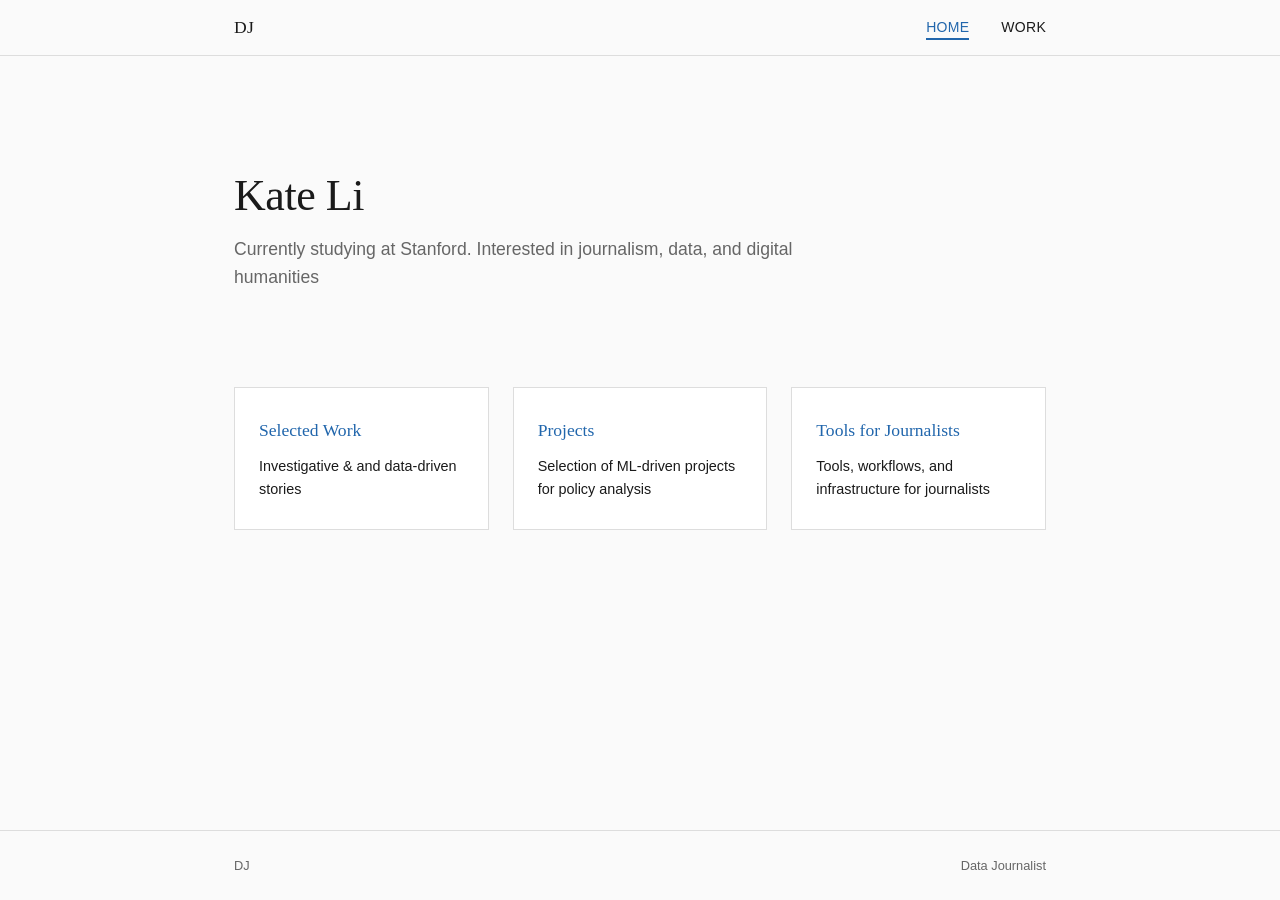
<file: docs/index.html>
<!DOCTYPE html>
<html lang="en">
<head>
  <meta charset="UTF-8">
  <meta name="viewport" content="width=device-width, initial-scale=1.0">
  <title>DJ — Data Journalist</title>
  <link rel="stylesheet" href="css/style.css">
</head>
<body>

  <!-- Navigation -->
  <nav>
    <div class="nav-inner">
      <a class="nav-brand" href="index.html">DJ</a>
      <ul class="nav-links">
        <li><a href="index.html" class="active">Home</a></li>
        <li><a href="work/index.html">Work</a></li>
      </ul>
    </div>
  </nav>

  <!-- Main content -->
  <main>
    <div class="container">

      <!-- Hero -->
      <section class="hero">
        <h1 class="hero-name">Kate Li</h1>
        <p class="hero-tagline">Currently studying at Stanford. Interested in journalism, data, and digital humanities </p>
      </section>

      <!-- Section cards -->
      <div class="card-grid">

        <a class="card" href="selected-work/index.html">
          <div class="card-title">Selected Work</div>
          <p class="card-desc">Investigative &amp; and data-driven stories </p>
        </a>

        <a class="card" href="additional-projects/index.html">
          <div class="card-title">Projects</div>
          <p class="card-desc">Selection of ML-driven projects for policy analysis</p>
        </a>

        <a class="card" href="building-for-journalists/index.html">
          <div class="card-title">Tools for Journalists</div>
          <p class="card-desc">Tools, workflows, and infrastructure for journalists</p>
        </a>

      </div>

    </div>
  </main>

  <!-- Footer -->
  <footer>
    <div class="container">
      <span>DJ</span>
      <span>Data Journalist</span>
    </div>
  </footer>

</body>
</html>
</file>
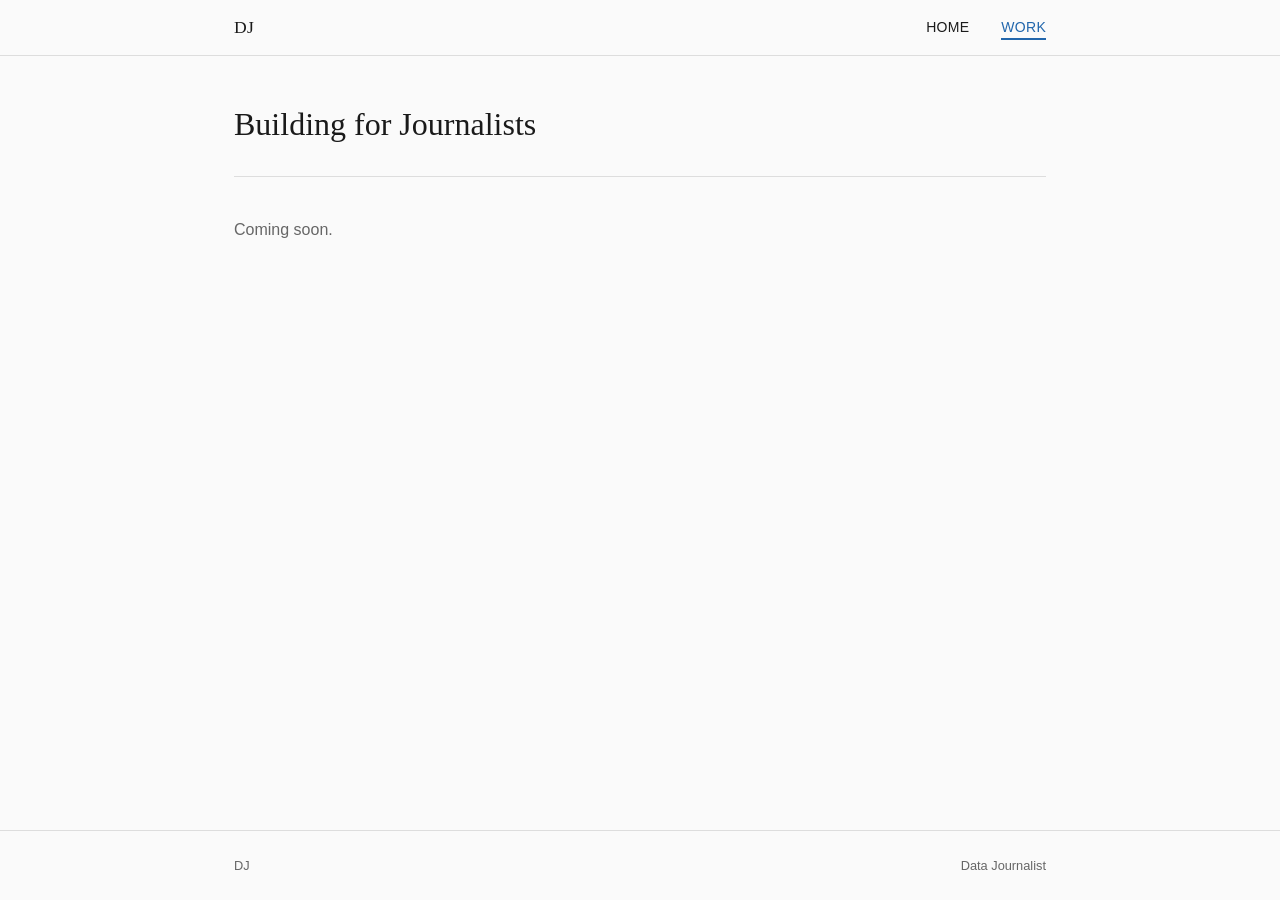
<file: docs/building-for-journalists/index.html>
<!DOCTYPE html>
<html lang="en">
<head>
  <meta charset="UTF-8">
  <meta name="viewport" content="width=device-width, initial-scale=1.0">
  <title>Building for Journalists — DJ</title>
  <link rel="stylesheet" href="../css/style.css">
</head>
<body>

  <!-- Navigation -->
  <nav>
    <div class="nav-inner">
      <a class="nav-brand" href="../index.html">DJ</a>
      <ul class="nav-links">
        <li><a href="../index.html">Home</a></li>
        <li><a href="../work/index.html" class="active">Work</a></li>
      </ul>
    </div>
  </nav>

  <!-- Main content -->
  <main>
    <div class="container">

      <div class="page-header">
        <h1>Building for Journalists</h1>
      </div>

      <p class="coming-soon">Coming soon.</p>

    </div>
  </main>

  <!-- Footer -->
  <footer>
    <div class="container">
      <span>DJ</span>
      <span>Data Journalist</span>
    </div>
  </footer>

</body>
</html>
</file>
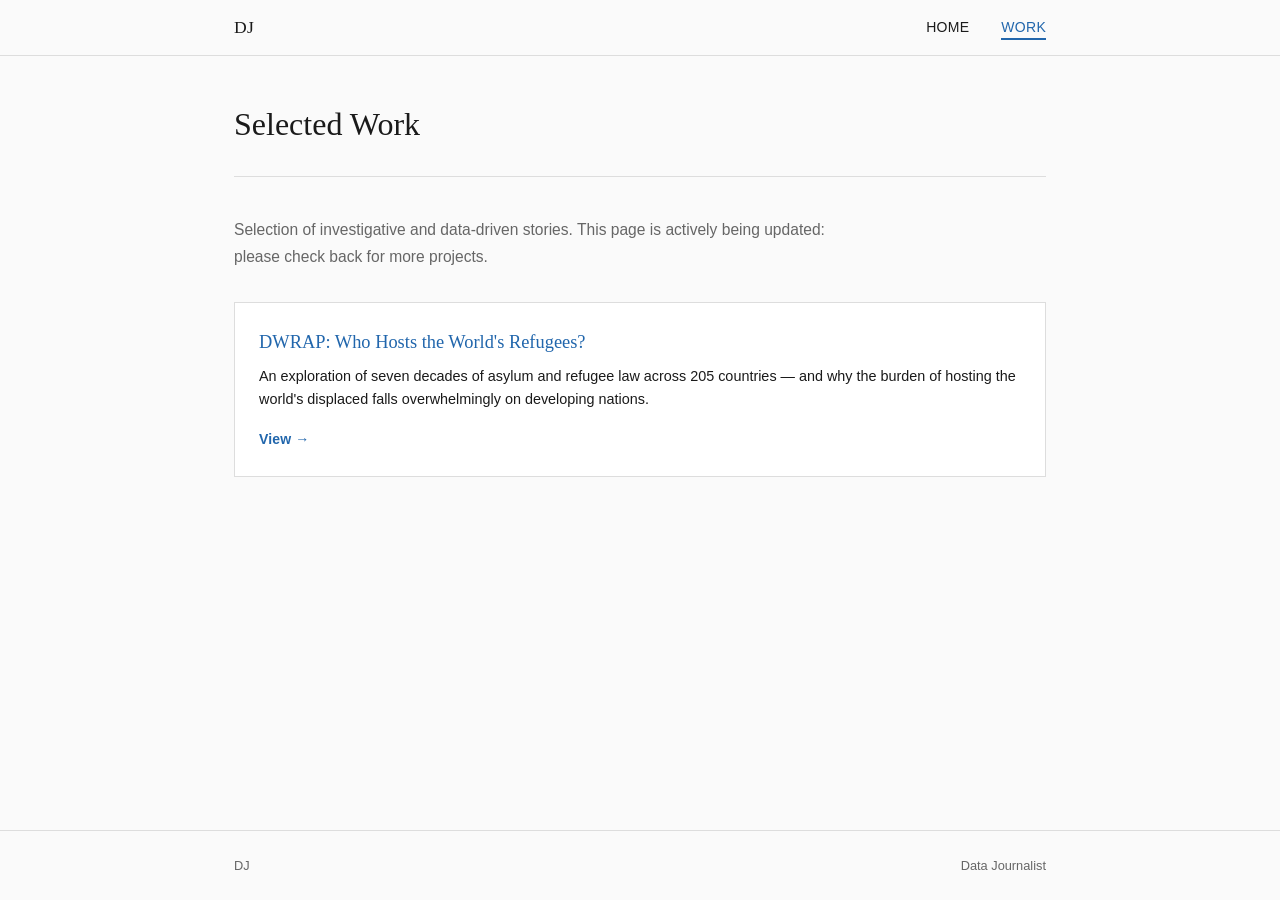
<file: docs/selected-work/index.html>
<!DOCTYPE html>
<html lang="en">
<head>
  <meta charset="UTF-8">
  <meta name="viewport" content="width=device-width, initial-scale=1.0">
  <title>Story Discovery &amp; Presentation — DJ</title>
  <link rel="stylesheet" href="../css/style.css">
</head>
<body>

  <!-- Navigation -->
  <nav>
    <div class="nav-inner">
      <a class="nav-brand" href="../index.html">DJ</a>
      <ul class="nav-links">
        <li><a href="../index.html">Home</a></li>
        <li><a href="../work/index.html" class="active">Work</a></li>
      </ul>
    </div>
  </nav>

  <!-- Main content -->
  <main>
    <div class="container">

      <div class="page-header">
        <h1>Selected Work</h1>
      </div>

      <p class="section-intro">
        Selection of investigative and data-driven stories. This page is actively being updated: please check back  for more projects. 
      </p>

      <!-- Story listing -->
      <div class="story-list">

        <div class="story-card">
          <div class="story-card-title">DWRAP: Who Hosts the World's Refugees?</div>
          <p class="story-card-desc">
            An exploration of seven decades of asylum and refugee law across 205 countries — and why the burden
            of hosting the world's displaced falls overwhelmingly on developing nations.
          </p>
          <a class="story-card-link" href="dwrap/index.html">View &#8594;</a>
        </div>

      </div>

    </div>
  </main>

  <!-- Footer -->
  <footer>
    <div class="container">
      <span>DJ</span>
      <span>Data Journalist</span>
    </div>
  </footer>

</body>
</html>
</file>
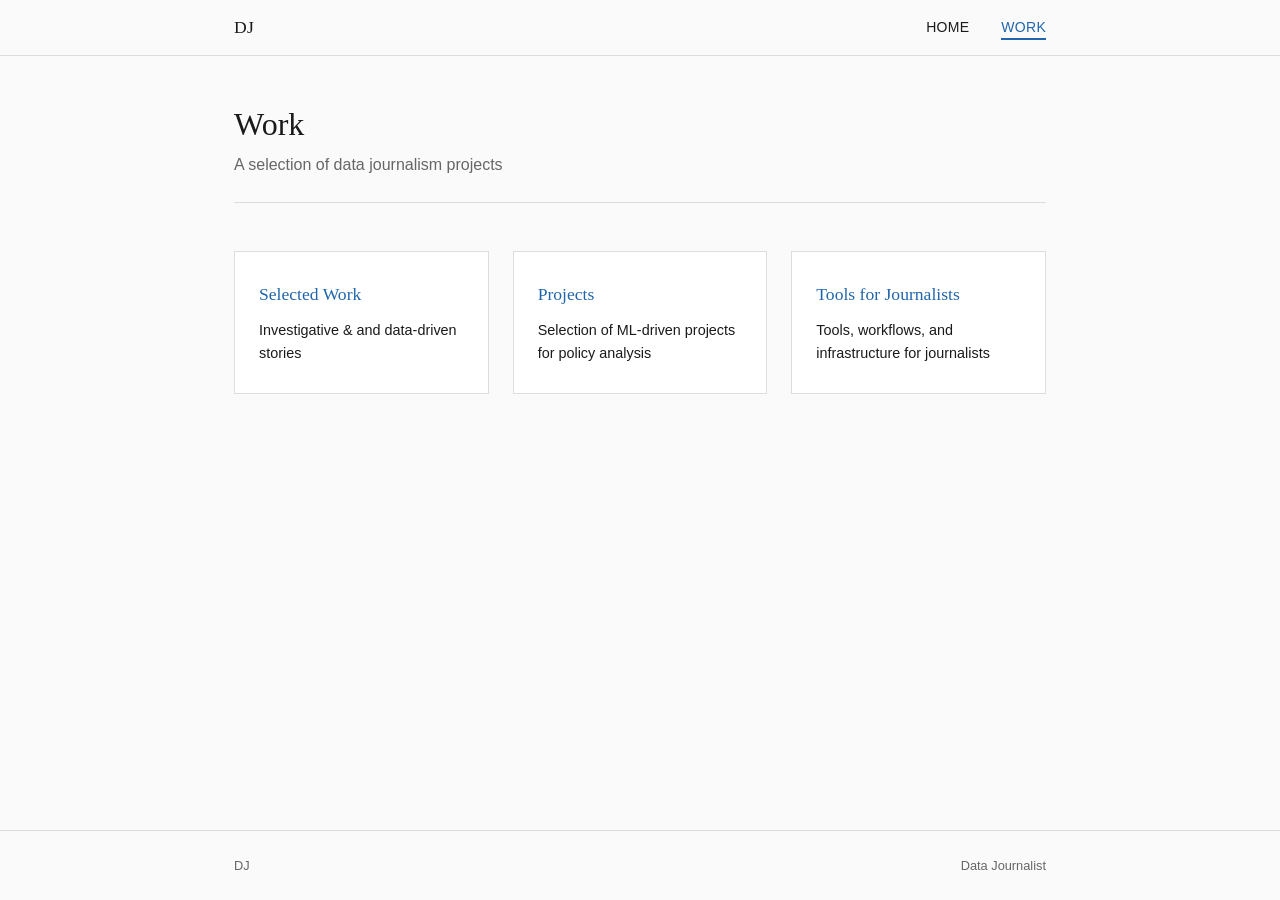
<file: docs/work/index.html>
<!DOCTYPE html>
<html lang="en">
<head>
  <meta charset="UTF-8">
  <meta name="viewport" content="width=device-width, initial-scale=1.0">
  <title>Work — DJ</title>
  <link rel="stylesheet" href="../css/style.css">
</head>
<body>

  <!-- Navigation -->
  <nav>
    <div class="nav-inner">
      <a class="nav-brand" href="../index.html">DJ</a>
      <ul class="nav-links">
        <li><a href="../index.html">Home</a></li>
        <li><a href="../work/index.html" class="active">Work</a></li>
      </ul>
    </div>
  </nav>

  <!-- Main content -->
  <main>
    <div class="container">

      <div class="page-header">
        <h1>Work</h1>
        <p class="subtitle">A selection of data journalism projects</p>
      </div>

  <!-- Section cards -->
      <div class="card-grid">

        <a class="card" href="../selected-work/index.html">
          <div class="card-title">Selected Work</div>
          <p class="card-desc">Investigative &amp; and data-driven stories </p>
        </a>

        <a class="card" href="../additional-projects/index.html">
          <div class="card-title">Projects</div>
          <p class="card-desc">Selection of ML-driven projects for policy analysis</p>
        </a>

        <a class="card" href="../building-for-journalists/index.html">
          <div class="card-title">Tools for Journalists</div>
          <p class="card-desc">Tools, workflows, and infrastructure for journalists</p>
        </a>

      </div>

    </div>
  </main>

  <!-- Footer -->
  <footer>
    <div class="container">
      <span>DJ</span>
      <span>Data Journalist</span>
    </div>
  </footer>

</body>
</html>
</file>
<file: docs/css/style.css>
/* ============================================================
   DJ Portfolio — shared stylesheet
   ============================================================ */

/* --- Custom properties ------------------------------------ */
:root {
  --color-bg:      #FAFAFA;
  --color-text:    #1A1A1A;
  --color-accent:  #2166AC;
  --color-muted:   #666666;
  --color-border:  #DDDDDD;

  --font-heading: "Georgia", serif;
  --font-body:    "Helvetica Neue", Helvetica, Arial, sans-serif;

  --max-width: 860px;
  --nav-height: 56px;
}

/* --- Reset / base ----------------------------------------- */
*, *::before, *::after {
  box-sizing: border-box;
  margin: 0;
  padding: 0;
}

html {
  font-size: 16px;
  scroll-behavior: smooth;
}

body {
  background-color: var(--color-bg);
  color: var(--color-text);
  font-family: var(--font-body);
  line-height: 1.65;
  min-height: 100vh;
  display: flex;
  flex-direction: column;
}

h1, h2, h3, h4 {
  font-family: var(--font-heading);
  font-weight: normal;
  line-height: 1.25;
}

a {
  color: var(--color-accent);
  text-decoration: none;
}

a:hover {
  text-decoration: underline;
}

img {
  max-width: 100%;
  display: block;
}

/* --- Layout wrappers -------------------------------------- */
.container {
  width: 100%;
  max-width: var(--max-width);
  margin-left: auto;
  margin-right: auto;
  padding-left: 1.5rem;
  padding-right: 1.5rem;
}

main {
  flex: 1;
  padding-top: 3rem;
  padding-bottom: 4rem;
}

/* --- Navigation ------------------------------------------- */
nav {
  position: sticky;
  top: 0;
  z-index: 100;
  background-color: var(--color-bg);
  border-bottom: 1px solid var(--color-border);
  height: var(--nav-height);
  display: flex;
  align-items: center;
}

.nav-inner {
  display: flex;
  align-items: center;
  justify-content: space-between;
  width: 100%;
  max-width: var(--max-width);
  margin-left: auto;
  margin-right: auto;
  padding-left: 1.5rem;
  padding-right: 1.5rem;
}

.nav-brand {
  font-family: var(--font-heading);
  font-size: 1.1rem;
  color: var(--color-text);
  letter-spacing: 0.01em;
  white-space: nowrap;
}

.nav-brand:hover {
  text-decoration: none;
  color: var(--color-accent);
}

.nav-links {
  display: flex;
  gap: 2rem;
  list-style: none;
  align-items: center;
}

.nav-links a {
  font-family: var(--font-body);
  font-size: 0.875rem;
  color: var(--color-text);
  letter-spacing: 0.02em;
  text-transform: uppercase;
  padding-bottom: 3px;
  border-bottom: 2px solid transparent;
  transition: color 0.15s ease, border-color 0.15s ease;
}

.nav-links a:hover {
  color: var(--color-accent);
  text-decoration: none;
  border-bottom-color: var(--color-accent);
}

.nav-links a.active {
  color: var(--color-accent);
  border-bottom-color: var(--color-accent);
}

/* --- Footer ----------------------------------------------- */
footer {
  border-top: 1px solid var(--color-border);
  padding: 1.5rem 0;
  color: var(--color-muted);
  font-size: 0.8rem;
}

footer .container {
  display: flex;
  align-items: center;
  justify-content: space-between;
  flex-wrap: wrap;
  gap: 0.5rem;
}

/* --- Page header ------------------------------------------ */
.page-header {
  margin-bottom: 2.5rem;
  padding-bottom: 1.5rem;
  border-bottom: 1px solid var(--color-border);
}

.page-header h1 {
  font-size: 2rem;
  margin-bottom: 0.5rem;
}

.page-header .subtitle {
  color: var(--color-muted);
  font-size: 1rem;
}

/* --- Home hero -------------------------------------------- */
.hero {
  padding: 4rem 0 3rem;
}

.hero-name {
  font-size: 2.75rem;
  margin-bottom: 0.75rem;
  letter-spacing: -0.01em;
}

.hero-tagline {
  font-size: 1.1rem;
  color: var(--color-muted);
  max-width: 600px;
  line-height: 1.6;
}

/* --- Section cards / tiles -------------------------------- */
.card-grid {
  display: grid;
  grid-template-columns: repeat(3, 1fr);
  gap: 1.5rem;
  margin-top: 3rem;
}

.card {
  border: 1px solid var(--color-border);
  padding: 1.75rem 1.5rem;
  transition: box-shadow 0.2s ease, transform 0.2s ease;
  background-color: #fff;
}

.card:hover {
  box-shadow: 0 4px 16px rgba(0, 0, 0, 0.08);
  transform: translateY(-2px);
  text-decoration: none;
}

.card-title {
  font-family: var(--font-heading);
  font-size: 1.1rem;
  color: var(--color-accent);
  margin-bottom: 0.6rem;
}

.card-desc {
  font-size: 0.9rem;
  color: var(--color-text);
  line-height: 1.6;
}

/* card as anchor */
a.card {
  display: block;
  color: inherit;
}

a.card:hover {
  text-decoration: none;
}

a.card:hover .card-title {
  text-decoration: underline;
}

/* --- Story listing cards ---------------------------------- */
.story-list {
  display: flex;
  flex-direction: column;
  gap: 1.5rem;
  margin-top: 2rem;
}

.story-card {
  border: 1px solid var(--color-border);
  padding: 1.5rem;
  background-color: #fff;
  transition: box-shadow 0.2s ease, transform 0.2s ease;
}

.story-card:hover {
  box-shadow: 0 4px 16px rgba(0, 0, 0, 0.08);
  transform: translateY(-2px);
}

.story-card-title {
  font-family: var(--font-heading);
  font-size: 1.15rem;
  color: var(--color-accent);
  margin-bottom: 0.5rem;
}

.story-card-desc {
  font-size: 0.9rem;
  color: var(--color-text);
  line-height: 1.6;
  margin-bottom: 0.9rem;
}

.story-card-link {
  font-size: 0.875rem;
  font-weight: 600;
  color: var(--color-accent);
  letter-spacing: 0.01em;
}

.story-card-link:hover {
  text-decoration: underline;
}

/* --- Story page: meta + body ------------------------------ */
.story-meta {
  font-size: 0.8rem;
  color: var(--color-muted);
  margin-top: 0.6rem;
  line-height: 1.7;
}

.story-meta a {
  color: var(--color-muted);
  text-decoration: underline;
}

.story-body {
  max-width: 680px;
}

/* Larger opening paragraph */
.story-intro {
  font-size: 1.15rem;
  line-height: 1.8;
  color: var(--color-text);
  margin-bottom: 1.4rem;
  font-family: var(--font-heading);
  font-weight: normal;
}

.story-body p {
  margin-bottom: 1.3rem;
  font-size: 0.975rem;
  line-height: 1.8;
}

/* Section dividers */
.story-section {
  margin-top: 3.5rem;
}

.section-label {
  display: block;
  font-family: var(--font-body);
  font-size: 0.7rem;
  letter-spacing: 0.12em;
  text-transform: uppercase;
  color: var(--color-accent);
  margin-bottom: 0.5rem;
}

.story-body h2 {
  font-size: 1.45rem;
  margin-bottom: 1rem;
  color: var(--color-text);
  letter-spacing: -0.01em;
}

/* Pull quote */
.pull-quote {
  border-left: 3px solid var(--color-accent);
  margin: 2rem 0;
  padding: 0.5rem 0 0.5rem 1.5rem;
  font-family: var(--font-heading);
  font-size: 1.15rem;
  line-height: 1.65;
  color: var(--color-text);
  font-style: italic;
}

.pull-quote cite {
  display: block;
  margin-top: 0.6rem;
  font-size: 0.8rem;
  font-style: normal;
  color: var(--color-muted);
  letter-spacing: 0.02em;
}

/* Stat callout boxes */
.stat-row {
  display: flex;
  gap: 1.5rem;
  margin: 2rem 0;
  flex-wrap: wrap;
}

.stat-box {
  flex: 1;
  min-width: 140px;
  border: 1px solid var(--color-border);
  padding: 1.25rem 1rem;
  background: #fff;
  text-align: center;
}

.stat-number {
  font-family: var(--font-heading);
  font-size: 2.2rem;
  color: var(--color-accent);
  line-height: 1.1;
  margin-bottom: 0.4rem;
}

.stat-desc {
  font-size: 0.8rem;
  color: var(--color-muted);
  line-height: 1.5;
}

/* Visualization containers */
.viz-wrap {
  width: 100%;
  max-width: var(--max-width);
  margin: 2rem 0 0.5rem;
}

.viz-placeholder {
  background-color: #F5F5F5;
  border: 1px solid #DDDDDD;
  padding: 2.5rem 2rem;
  font-style: italic;
  color: var(--color-muted);
  font-size: 0.875rem;
  min-height: 220px;
  display: flex;
  flex-direction: column;
  justify-content: center;
}

.viz-placeholder .viz-label {
  font-family: var(--font-heading);
  font-size: 1rem;
  font-style: normal;
  color: var(--color-text);
  margin-bottom: 0.5rem;
}

.viz-caption {
  font-size: 0.8rem;
  color: var(--color-muted);
  line-height: 1.55;
  margin-top: 0.6rem;
  margin-bottom: 1.5rem;
  max-width: 680px;
}

/* Methodology note */
.methodology {
  margin-top: 4rem;
  padding-top: 1.5rem;
  border-top: 1px solid var(--color-border);
  font-size: 0.8rem;
  color: var(--color-muted);
  line-height: 1.7;
  max-width: 680px;
}

.methodology h3 {
  font-family: var(--font-body);
  font-size: 0.7rem;
  letter-spacing: 0.1em;
  text-transform: uppercase;
  color: var(--color-muted);
  margin-bottom: 0.6rem;
  font-weight: 600;
}

.methodology a {
  color: var(--color-muted);
  text-decoration: underline;
}

/* --- Intro / section paragraph ---------------------------- */
.section-intro {
  font-size: 0.975rem;
  color: var(--color-muted);
  max-width: 620px;
  line-height: 1.7;
  margin-bottom: 0.5rem;
}

/* --- Visualization iframes -------------------------------- */
.viz-iframe {
  display: block;
  width: 100%;
  border: 1px solid var(--color-border);
  background: #fff;
  /* No fixed height here — set per-instance via the height attribute */
}

/* --- Coming soon ------------------------------------------ */
.coming-soon {
  color: var(--color-muted);
  font-size: 1rem;
  margin-top: 1rem;
}

/* --- Responsive ------------------------------------------- */
@media (max-width: 700px) {
  .card-grid {
    grid-template-columns: 1fr;
  }
}

@media (max-width: 600px) {
  nav {
    height: auto;
    padding: 0.75rem 0;
  }

  .nav-inner {
    flex-direction: column;
    align-items: flex-start;
    gap: 0.75rem;
  }

  .nav-links {
    flex-direction: column;
    align-items: flex-start;
    gap: 0.6rem;
  }

  .hero-name {
    font-size: 2rem;
  }

  .hero {
    padding: 2.5rem 0 2rem;
  }

  .page-header h1 {
    font-size: 1.6rem;
  }

  main {
    padding-top: 2rem;
  }
}
</file>
